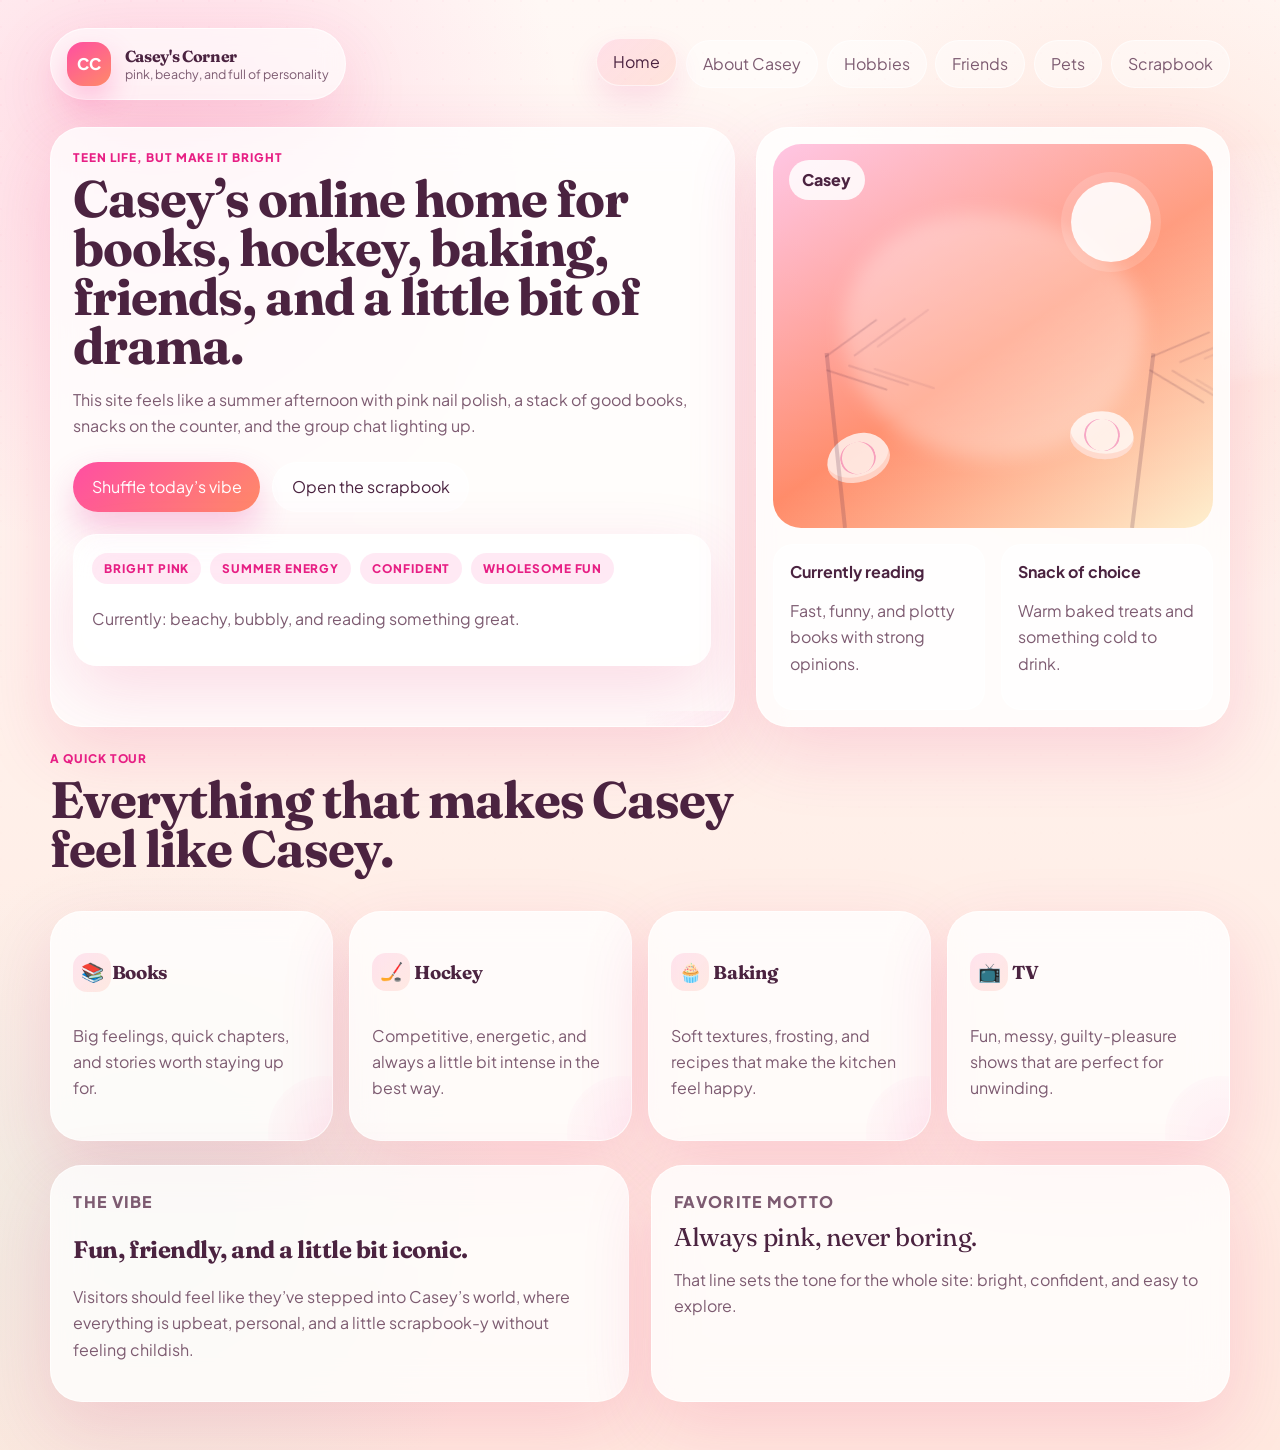
<file: index.html>
<!doctype html>
<html lang="en">

<head>
    <meta charset="utf-8">
    <meta name="viewport" content="width=device-width, initial-scale=1">
    <title>Casey's Corner | Home</title>
    <meta name="description"
        content="Casey's fun, beachy personal website with books, hockey, baking, friends, and pets.">
    <link rel="preconnect" href="https://fonts.googleapis.com">
    <link rel="preconnect" href="https://fonts.gstatic.com" crossorigin>
    <link
        href="https://fonts.googleapis.com/css2?family=Fraunces:opsz,wght@9..144,500;9..144,700;9..144,800&family=Plus+Jakarta+Sans:wght@400;500;600;700;800&display=swap"
        rel="stylesheet">
    <link rel="stylesheet" href="styles.css">
    <script defer src="script.js"></script>
</head>

<body data-page="home">
    <!--Test Comment -->
    <div class="page-shell">
        <header class="site-header">
            <a class="brand" href="index.html" aria-label="Casey's Corner home">
                <span class="brand-mark">CC</span>
                <span>
                    <strong>Casey's Corner</strong>
                    <small>pink, beachy, and full of personality</small>
                </span>
            </a>

            <nav class="site-nav" aria-label="Primary">
                <a href="index.html">Home</a>
                <a href="about.html">About Casey</a>
                <a href="hobbies.html">Hobbies</a>
                <a href="friends.html">Friends</a>
                <a href="pets.html">Pets</a>
                <a href="scrapbook.html">Scrapbook</a>
            </nav>
        </header>

        <main>
            <section class="hero hero-home reveal">
                <div class="hero-copy card surface-glow">
                    <p class="eyebrow">Teen life, but make it bright</p>
                    <h1>Casey’s online home for books, hockey, baking, friends, and a little bit of drama.</h1>
                    <p class="lede">This site feels like a summer afternoon with pink nail polish, a stack of good
                        books, snacks on the counter, and the group chat lighting up.</p>

                    <div class="hero-actions">
                        <button class="button primary" id="vibe-button" type="button">Shuffle today’s vibe</button>
                        <a class="button secondary" href="scrapbook.html">Open the scrapbook</a>
                    </div>

                    <div class="vibe-strip card soft-card">
                        <span class="chip">Bright pink</span>
                        <span class="chip">Summer energy</span>
                        <span class="chip">Confident</span>
                        <span class="chip">Wholesome fun</span>
                        <p id="vibe-line">Currently: beachy, bubbly, and reading something great.</p>
                    </div>
                </div>

                <aside class="hero-panel card">
                    <div class="portrait-window">
                        <div class="portrait-badge">Casey</div>
                        <div class="portrait-art" aria-hidden="true">
                            <span class="shell shell-a"></span>
                            <span class="shell shell-b"></span>
                            <span class="palm palm-a"></span>
                            <span class="palm palm-b"></span>
                            <span class="sun"></span>
                        </div>
                    </div>
                    <div class="mini-grid">
                        <article class="mini-card">
                            <strong>Currently reading</strong>
                            <p>Fast, funny, and plotty books with strong opinions.</p>
                        </article>
                        <article class="mini-card">
                            <strong>Snack of choice</strong>
                            <p>Warm baked treats and something cold to drink.</p>
                        </article>
                    </div>
                </aside>
            </section>

            <section class="section reveal">
                <div class="section-heading">
                    <p class="eyebrow">A quick tour</p>
                    <h2>Everything that makes Casey feel like Casey.</h2>
                </div>

                <div class="grid four-up">
                    <article class="card highlight-card">
                        
                        <h3><span class="icon">📚</span>Books</h3>
                        <p>Big feelings, quick chapters, and stories worth staying up for.</p>
                    </article>
                    <article class="card highlight-card">
                        <h3><span class="icon">🏒</span> Hockey</h3>
                        <p>Competitive, energetic, and always a little bit intense in the best way.</p>
                    </article>
                    <article class="card highlight-card">
                        <h3><span class="icon">🧁</span> Baking</h3>
                        <p>Soft textures, frosting, and recipes that make the kitchen feel happy.</p>
                    </article>
                    <article class="card highlight-card">
                        <h3><span class="icon">📺</span> TV</h3>
                        <p>Fun, messy, guilty-pleasure shows that are perfect for unwinding.</p>
                    </article>
                </div>
            </section>

            <section class="section split reveal">
                <div class="card story-card">
                    <p class="eyebrow">The vibe</p>
                    <h2>Fun, friendly, and a little bit iconic.</h2>
                    <p>Visitors should feel like they’ve stepped into Casey’s world, where everything is upbeat,
                        personal, and a little scrapbook-y without feeling childish.</p>
                </div>

                <div class="card quote-card">
                    <p class="eyebrow">Favorite motto</p>
                    <blockquote>Always pink, never boring.</blockquote>
                    <p>That line sets the tone for the whole site: bright, confident, and easy to explore.</p>
                </div>
            </section>
        </main>
    </div>
</body>

</html>
</file>
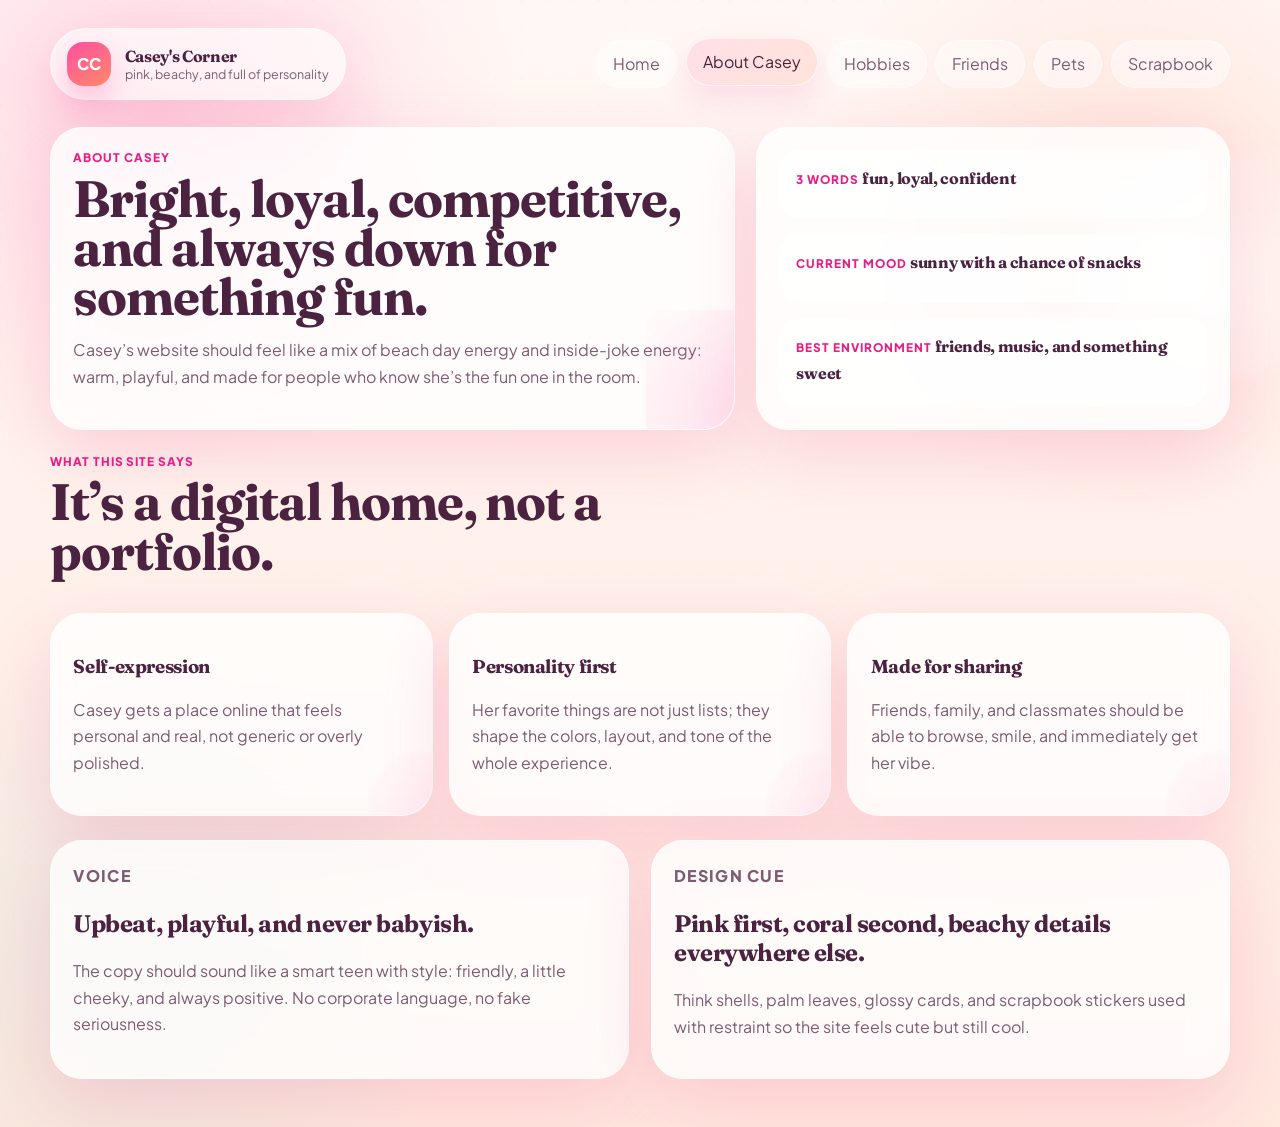
<file: about.html>
<!doctype html>
<html lang="en">
<head>
  <meta charset="utf-8">
  <meta name="viewport" content="width=device-width, initial-scale=1">
  <title>About Casey | Casey's Corner</title>
  <meta name="description" content="Learn about Casey's personality, style, and favorite things.">
  <link rel="preconnect" href="https://fonts.googleapis.com">
  <link rel="preconnect" href="https://fonts.gstatic.com" crossorigin>
  <link href="https://fonts.googleapis.com/css2?family=Fraunces:opsz,wght@9..144,500;9..144,700;9..144,800&family=Plus+Jakarta+Sans:wght@400;500;600;700;800&display=swap" rel="stylesheet">
  <link rel="stylesheet" href="styles.css">
  <script defer src="script.js"></script>
</head>
<body data-page="about">
  <div class="page-shell">
    <header class="site-header">
      <a class="brand" href="index.html" aria-label="Casey's Corner home">
        <span class="brand-mark">CC</span>
        <span>
          <strong>Casey's Corner</strong>
          <small>pink, beachy, and full of personality</small>
        </span>
      </a>

      <nav class="site-nav" aria-label="Primary">
        <a href="index.html">Home</a>
        <a href="about.html">About Casey</a>
        <a href="hobbies.html">Hobbies</a>
        <a href="friends.html">Friends</a>
        <a href="pets.html">Pets</a>
        <a href="scrapbook.html">Scrapbook</a>
      </nav>
    </header>

    <main>
      <section class="hero reveal">
        <div class="hero-copy card surface-glow">
          <p class="eyebrow">About Casey</p>
          <h1>Bright, loyal, competitive, and always down for something fun.</h1>
          <p class="lede">Casey’s website should feel like a mix of beach day energy and inside-joke energy: warm, playful, and made for people who know she’s the fun one in the room.</p>
        </div>

        <div class="card profile-card">
          <div class="profile-stat">
            <span>3 words</span>
            <strong>fun, loyal, confident</strong>
          </div>
          <div class="profile-stat">
            <span>Current mood</span>
            <strong>sunny with a chance of snacks</strong>
          </div>
          <div class="profile-stat">
            <span>Best environment</span>
            <strong>friends, music, and something sweet</strong>
          </div>
        </div>
      </section>

      <section class="section reveal">
        <div class="section-heading">
          <p class="eyebrow">What this site says</p>
          <h2>It’s a digital home, not a portfolio.</h2>
        </div>

        <div class="grid three-up">
          <article class="card note-card">
            <h3>Self-expression</h3>
            <p>Casey gets a place online that feels personal and real, not generic or overly polished.</p>
          </article>
          <article class="card note-card">
            <h3>Personality first</h3>
            <p>Her favorite things are not just lists; they shape the colors, layout, and tone of the whole experience.</p>
          </article>
          <article class="card note-card">
            <h3>Made for sharing</h3>
            <p>Friends, family, and classmates should be able to browse, smile, and immediately get her vibe.</p>
          </article>
        </div>
      </section>

      <section class="section split reveal">
        <div class="card story-card">
          <p class="eyebrow">Voice</p>
          <h2>Upbeat, playful, and never babyish.</h2>
          <p>The copy should sound like a smart teen with style: friendly, a little cheeky, and always positive. No corporate language, no fake seriousness.</p>
        </div>

        <div class="card story-card">
          <p class="eyebrow">Design cue</p>
          <h2>Pink first, coral second, beachy details everywhere else.</h2>
          <p>Think shells, palm leaves, glossy cards, and scrapbook stickers used with restraint so the site feels cute but still cool.</p>
        </div>
      </section>
    </main>
  </div>
</body>
</html>
</file>
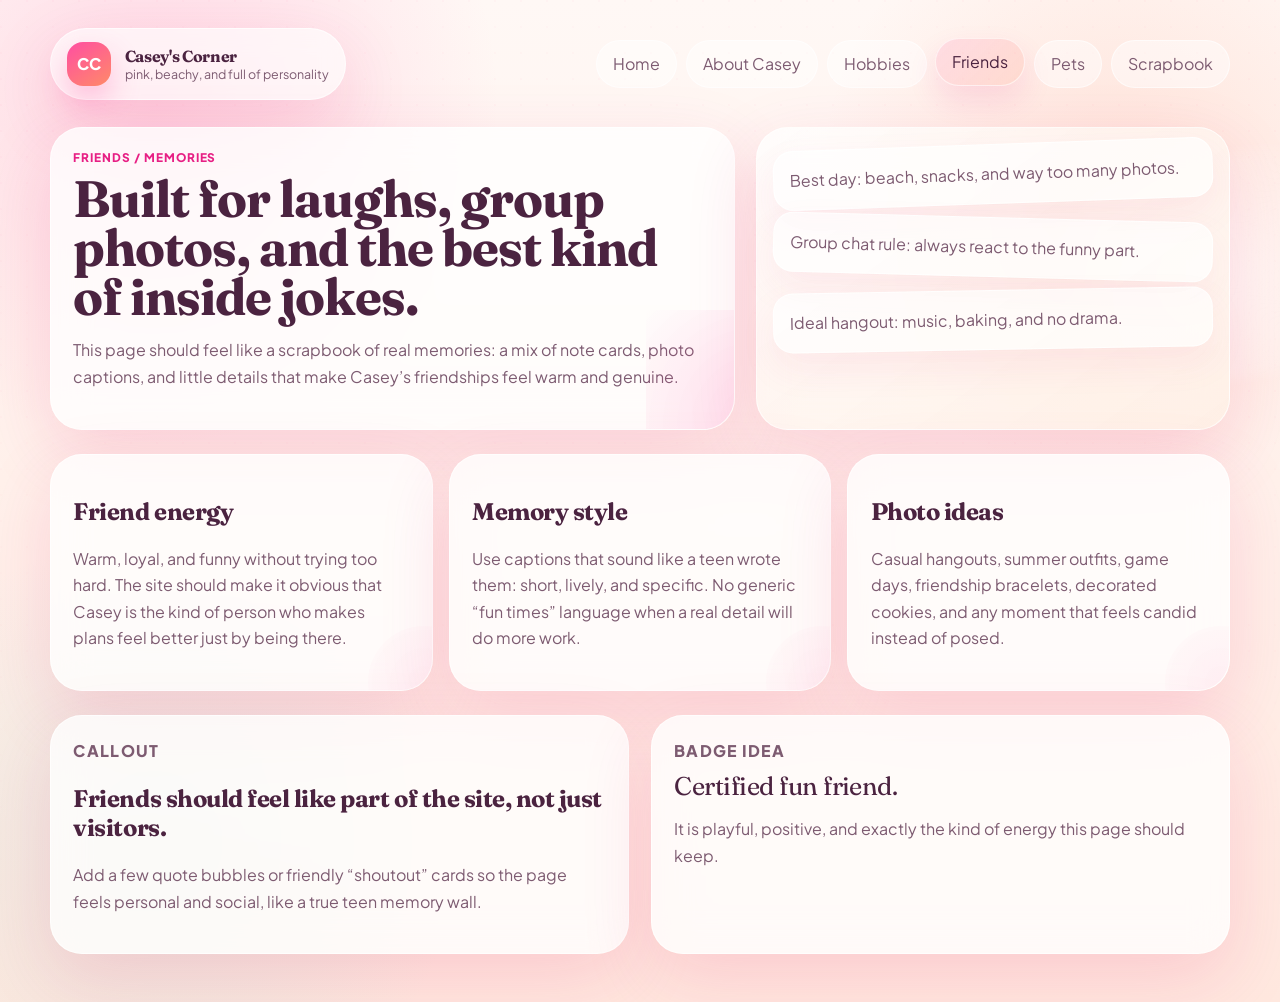
<file: friends.html>
<!doctype html>
<html lang="en">
<head>
  <meta charset="utf-8">
  <meta name="viewport" content="width=device-width, initial-scale=1">
  <title>Friends | Casey's Corner</title>
  <meta name="description" content="Casey's friends and memories page, designed like a fun scrapbook.">
  <link rel="preconnect" href="https://fonts.googleapis.com">
  <link rel="preconnect" href="https://fonts.gstatic.com" crossorigin>
  <link href="https://fonts.googleapis.com/css2?family=Fraunces:opsz,wght@9..144,500;9..144,700;9..144,800&family=Plus+Jakarta+Sans:wght@400;500;600;700;800&display=swap" rel="stylesheet">
  <link rel="stylesheet" href="styles.css">
  <script defer src="script.js"></script>
</head>
<body data-page="friends">
  <div class="page-shell">
    <header class="site-header">
      <a class="brand" href="index.html" aria-label="Casey's Corner home">
        <span class="brand-mark">CC</span>
        <span>
          <strong>Casey's Corner</strong>
          <small>pink, beachy, and full of personality</small>
        </span>
      </a>

      <nav class="site-nav" aria-label="Primary">
        <a href="index.html">Home</a>
        <a href="about.html">About Casey</a>
        <a href="hobbies.html">Hobbies</a>
        <a href="friends.html">Friends</a>
        <a href="pets.html">Pets</a>
        <a href="scrapbook.html">Scrapbook</a>
      </nav>
    </header>

    <main>
      <section class="hero reveal">
        <div class="hero-copy card surface-glow">
          <p class="eyebrow">Friends / memories</p>
          <h1>Built for laughs, group photos, and the best kind of inside jokes.</h1>
          <p class="lede">This page should feel like a scrapbook of real memories: a mix of note cards, photo captions, and little details that make Casey’s friendships feel warm and genuine.</p>
        </div>

        <div class="card memory-board">
          <div class="memory-note note-pink">Best day: beach, snacks, and way too many photos.</div>
          <div class="memory-note note-coral">Group chat rule: always react to the funny part.</div>
          <div class="memory-note note-cream">Ideal hangout: music, baking, and no drama.</div>
        </div>
      </section>

      <section class="section reveal">
        <div class="grid three-up">
          <article class="card friend-card">
            <h2>Friend energy</h2>
            <p>Warm, loyal, and funny without trying too hard. The site should make it obvious that Casey is the kind of person who makes plans feel better just by being there.</p>
          </article>
          <article class="card friend-card">
            <h2>Memory style</h2>
            <p>Use captions that sound like a teen wrote them: short, lively, and specific. No generic “fun times” language when a real detail will do more work.</p>
          </article>
          <article class="card friend-card">
            <h2>Photo ideas</h2>
            <p>Casual hangouts, summer outfits, game days, friendship bracelets, decorated cookies, and any moment that feels candid instead of posed.</p>
          </article>
        </div>
      </section>

      <section class="section split reveal">
        <div class="card story-card">
          <p class="eyebrow">Callout</p>
          <h2>Friends should feel like part of the site, not just visitors.</h2>
          <p>Add a few quote bubbles or friendly “shoutout” cards so the page feels personal and social, like a true teen memory wall.</p>
        </div>

        <div class="card quote-card">
          <p class="eyebrow">Badge idea</p>
          <blockquote>Certified fun friend.</blockquote>
          <p>It is playful, positive, and exactly the kind of energy this page should keep.</p>
        </div>
      </section>
    </main>
  </div>
</body>
</html>
</file>
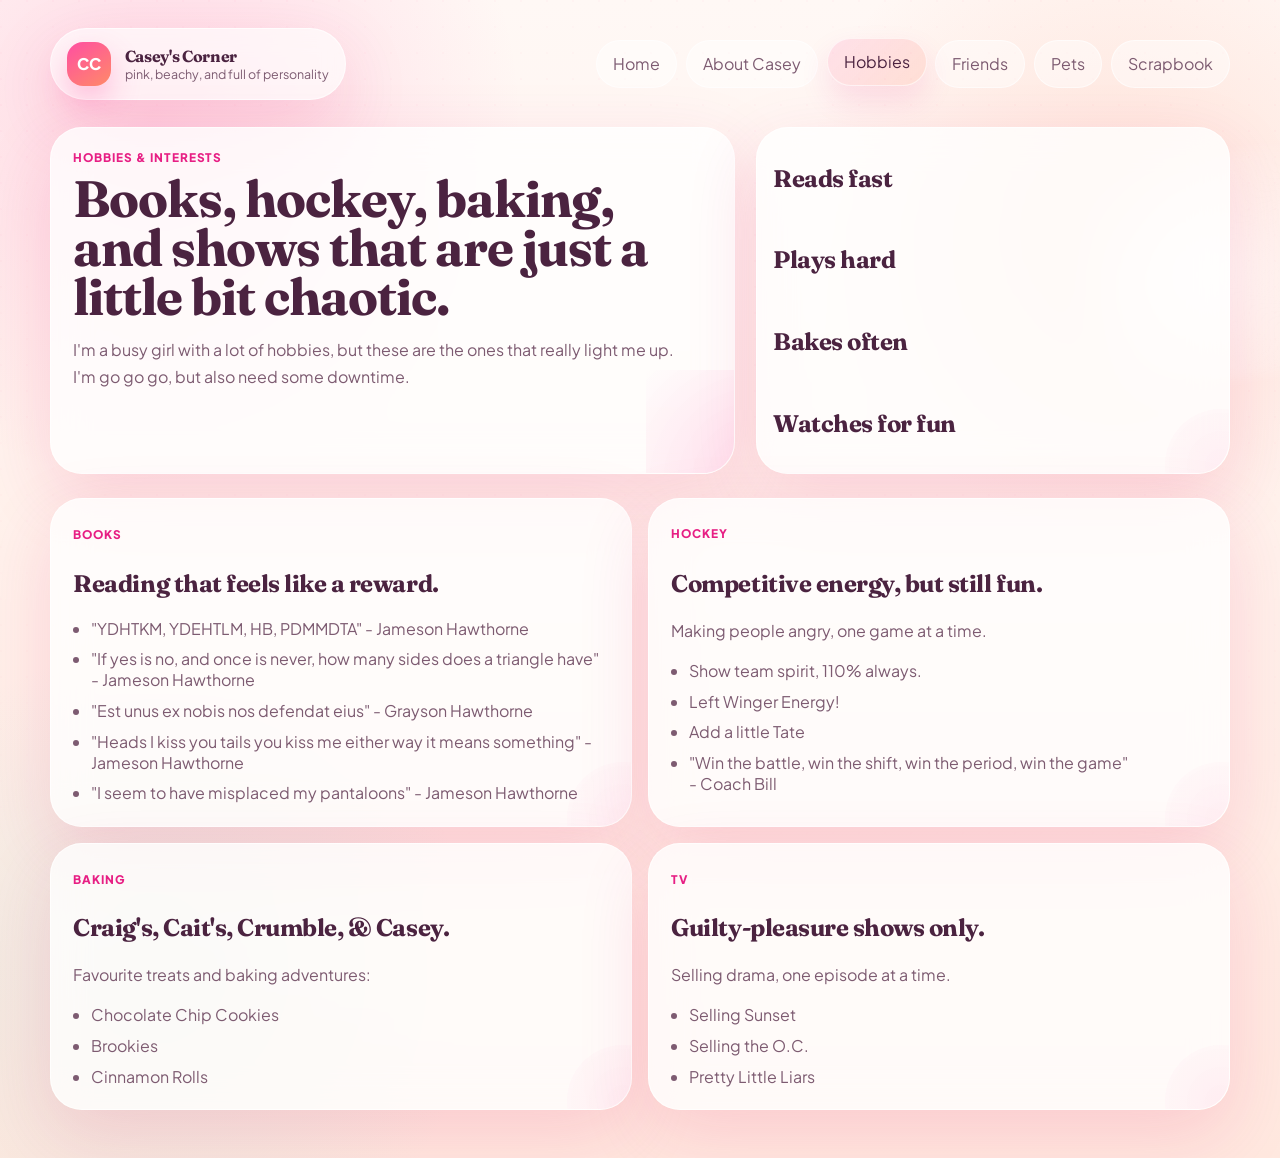
<file: hobbies.html>
<!doctype html>
<html lang="en">

<head>
    <meta charset="utf-8">
    <meta name="viewport" content="width=device-width, initial-scale=1">
    <title>Hobbies | Casey's Corner</title>
    <meta name="description" content="Casey's favorite hobbies: books, hockey, baking, and guilty-pleasure TV.">
    <link rel="preconnect" href="https://fonts.googleapis.com">
    <link rel="preconnect" href="https://fonts.gstatic.com" crossorigin>
    <link
        href="https://fonts.googleapis.com/css2?family=Fraunces:opsz,wght@9..144,500;9..144,700;9..144,800&family=Plus+Jakarta+Sans:wght@400;500;600;700;800&display=swap"
        rel="stylesheet">
    <link rel="stylesheet" href="styles.css">
    <script defer src="script.js"></script>
</head>

<body data-page="hobbies">
    <div class="page-shell">
        <header class="site-header">
            <a class="brand" href="index.html" aria-label="Casey's Corner home">
                <span class="brand-mark">CC</span>
                <span>
                    <strong>Casey's Corner</strong>
                    <small>pink, beachy, and full of personality</small>
                </span>
            </a>

            <nav class="site-nav" aria-label="Primary">
                <a href="index.html">Home</a>
                <a href="about.html">About Casey</a>
                <a href="hobbies.html">Hobbies</a>
                <a href="friends.html">Friends</a>
                <a href="pets.html">Pets</a>
                <a href="scrapbook.html">Scrapbook</a>
            </nav>
        </header>

        <main>
            <section class="hero reveal">
                <div class="hero-copy card surface-glow">
                    <p class="eyebrow">Hobbies & interests</p>
                    <h1>Books, hockey, baking, and shows that are just a little bit chaotic.</h1>
                    <p class="lede">
                        I'm a busy girl with a lot of hobbies, but these are the ones that really light me up. 
                        <br>I'm go go go, but also need some downtime.
                    </p>
                </div>

                <div class="card badge-stack friend-card">
                    <h2>Reads fast</h2>
                    <h2>Plays hard</h2>
                    <h2>Bakes often</h2>
                    <h2>Watches for fun</h2>
                </div>
            </section>

            <section class="section reveal">
                <div class="grid two-by-two">
                    <article class="card hobby-card">
                        <div class="card-label">Books</div>
                        <h2>Reading that feels like a reward.</h2>
                        <!-- <p>Here are a few of my favourite quotes:</p> -->
                        <ul class="bullet-list">
                            <li>"YDHTKM, YDEHTLM, HB, PDMMDTA" - Jameson Hawthorne</li>
                            <li>"If yes is no, and once is never, how many sides does a triangle have" - Jameson
                                Hawthorne</li>
                            <li>"Est unus ex nobis nos defendat eius" - Grayson Hawthorne</li>
                            <li>"Heads I kiss you tails you kiss me either way it means something" - Jameson Hawthorne
                            </li>
                            <li>"I seem to have misplaced my pantaloons" - Jameson Hawthorne</li>
                        </ul>
                    </article>

                    <article class="card hobby-card">
                        <div class="card-label">Hockey</div>
                        <h2>Competitive energy, but still fun.</h2>
                        <p>
                            Making people angry, one game at a time.    
                        </p>
                        <ul class="bullet-list">
                            <li>Show team spirit, 110% always.</li>
                            <li>Left Winger Energy!</li>
                            <li>Add a little Tate</li>
                            <li>"Win the battle, win the shift, win the period, win the game" <br>- Coach Bill</li>
                        </ul>
                    </article>

                    <article class="card hobby-card">
                        <div class="card-label">Baking</div>
                        <h2>Craig's, Cait's, Crumble, & Casey.</h2>
                        <p>Favourite treats and baking adventures:</p>
                        <ul class="bullet-list">
                            <li>Chocolate Chip Cookies</li>
                            <li>Brookies</li>
                            <li>Cinnamon Rolls</li>
                        </ul>
                    </article>

                    <article class="card hobby-card">
                        <div class="card-label">TV</div>
                        <h2>Guilty-pleasure shows only.</h2>
                        <p>Selling drama, one episode at a time.</p>
                        <ul class="bullet-list">
                            <li>Selling Sunset</li>
                            <li>Selling the O.C.</li>
                            <li>Pretty Little Liars</li>
                        </ul>
                    </article>
                </div>
            </section>
        </main>
    </div>
</body>

</html>
</file>
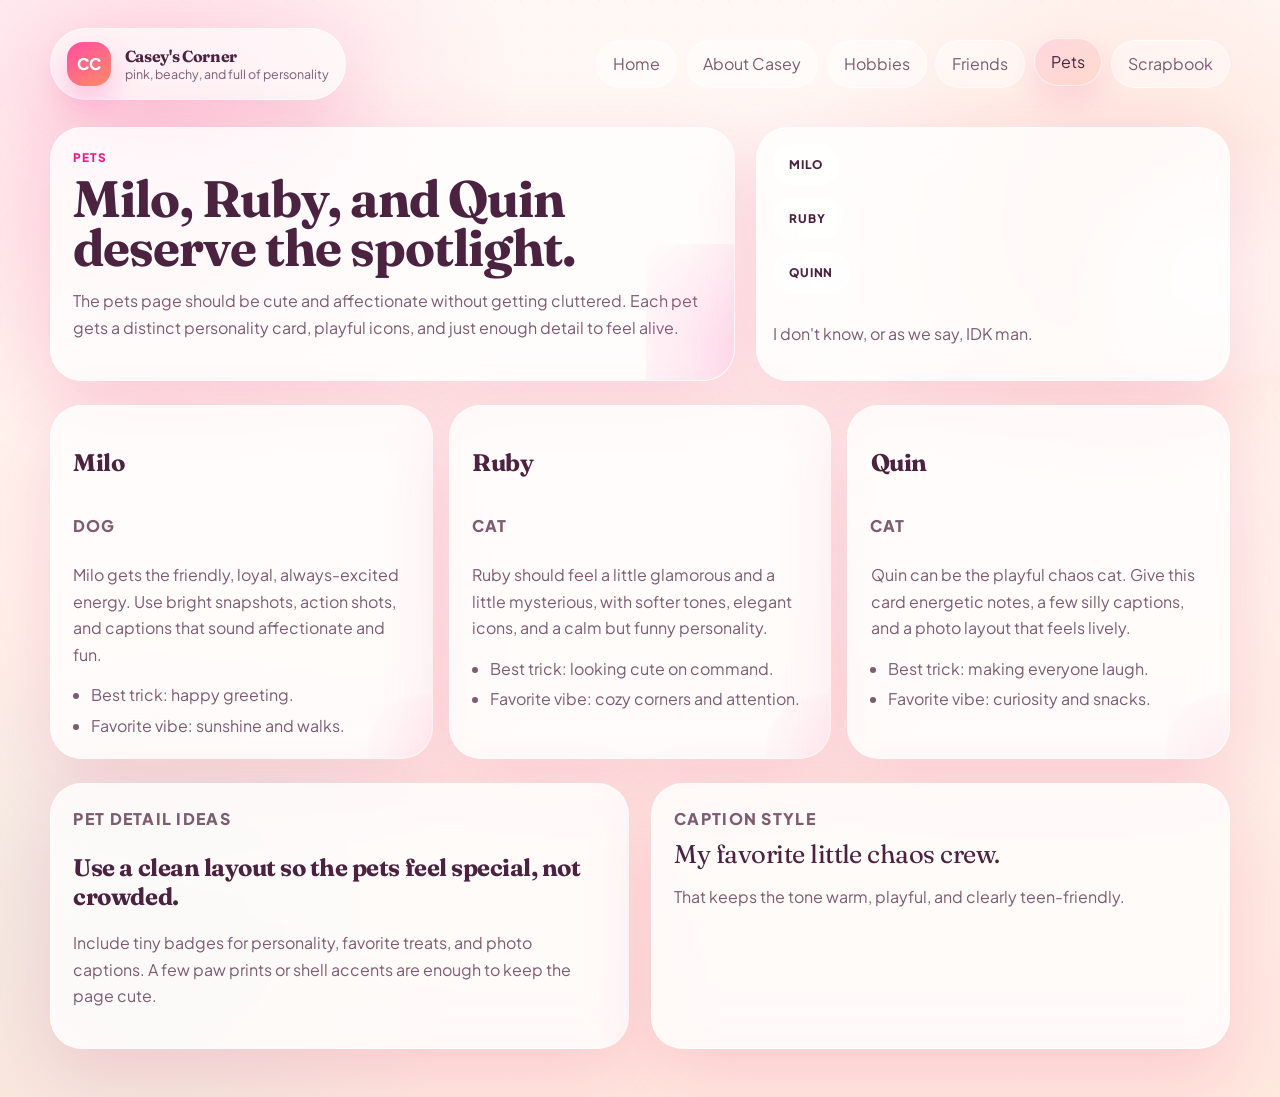
<file: pets.html>
<!doctype html>
<html lang="en">
<head>
  <meta charset="utf-8">
  <meta name="viewport" content="width=device-width, initial-scale=1">
  <title>Pets | Casey's Corner</title>
  <meta name="description" content="Meet Milo, Ruby, and Quin on Casey's pets page.">
  <link rel="preconnect" href="https://fonts.googleapis.com">
  <link rel="preconnect" href="https://fonts.gstatic.com" crossorigin>
  <link href="https://fonts.googleapis.com/css2?family=Fraunces:opsz,wght@9..144,500;9..144,700;9..144,800&family=Plus+Jakarta+Sans:wght@400;500;600;700;800&display=swap" rel="stylesheet">
  <link rel="stylesheet" href="styles.css">
  <script defer src="script.js"></script>
</head>
<body data-page="pets">
  <div class="page-shell">
    <header class="site-header">
      <a class="brand" href="index.html" aria-label="Casey's Corner home">
        <span class="brand-mark">CC</span>
        <span>
          <strong>Casey's Corner</strong>
          <small>pink, beachy, and full of personality</small>
        </span>
      </a>

      <nav class="site-nav" aria-label="Primary">
        <a href="index.html">Home</a>
        <a href="about.html">About Casey</a>
        <a href="hobbies.html">Hobbies</a>
        <a href="friends.html">Friends</a>
        <a href="pets.html">Pets</a>
        <a href="scrapbook.html">Scrapbook</a>
      </nav>
    </header>

    <main>
      <section class="hero reveal">
        <div class="hero-copy card surface-glow">
          <p class="eyebrow">Pets</p>
          <h1>Milo, Ruby, and Quin deserve the spotlight.</h1>
          <p class="lede">The pets page should be cute and affectionate without getting cluttered. Each pet gets a distinct personality card, playful icons, and just enough detail to feel alive.</p>
        </div>

        <div class="card pet-banner">
          <div class="pet-chip"> Milo</div>
          <div class="pet-chip"> Ruby</div>
          <div class="pet-chip"> Quinn</div>
          <p>I don't know, or as we say, IDK man.</p>
        </div>
      </section>

      <section class="section reveal">
        <div class="grid three-up">
          <article class="card pet-card">
            <h2>Milo</h2>
            <p class="pet-tag">Dog</p>
            <p>Milo gets the friendly, loyal, always-excited energy. Use bright snapshots, action shots, and captions that sound affectionate and fun.</p>
            <ul class="bullet-list">
              <li>Best trick: happy greeting.</li>
              <li>Favorite vibe: sunshine and walks.</li>
            </ul>
          </article>

          <article class="card pet-card">
            <h2>Ruby</h2>
            <p class="pet-tag">Cat</p>
            <p>Ruby should feel a little glamorous and a little mysterious, with softer tones, elegant icons, and a calm but funny personality.</p>
            <ul class="bullet-list">
              <li>Best trick: looking cute on command.</li>
              <li>Favorite vibe: cozy corners and attention.</li>
            </ul>
          </article>

          <article class="card pet-card">
            <h2>Quin</h2>
            <p class="pet-tag">Cat</p>
            <p>Quin can be the playful chaos cat. Give this card energetic notes, a few silly captions, and a photo layout that feels lively.</p>
            <ul class="bullet-list">
              <li>Best trick: making everyone laugh.</li>
              <li>Favorite vibe: curiosity and snacks.</li>
            </ul>
          </article>
        </div>
      </section>

      <section class="section split reveal">
        <div class="card story-card">
          <p class="eyebrow">Pet detail ideas</p>
          <h2>Use a clean layout so the pets feel special, not crowded.</h2>
          <p>Include tiny badges for personality, favorite treats, and photo captions. A few paw prints or shell accents are enough to keep the page cute.</p>
        </div>

        <div class="card quote-card">
          <p class="eyebrow">Caption style</p>
          <blockquote>My favorite little chaos crew.</blockquote>
          <p>That keeps the tone warm, playful, and clearly teen-friendly.</p>
        </div>
      </section>
    </main>
  </div>
</body>
</html>
</file>
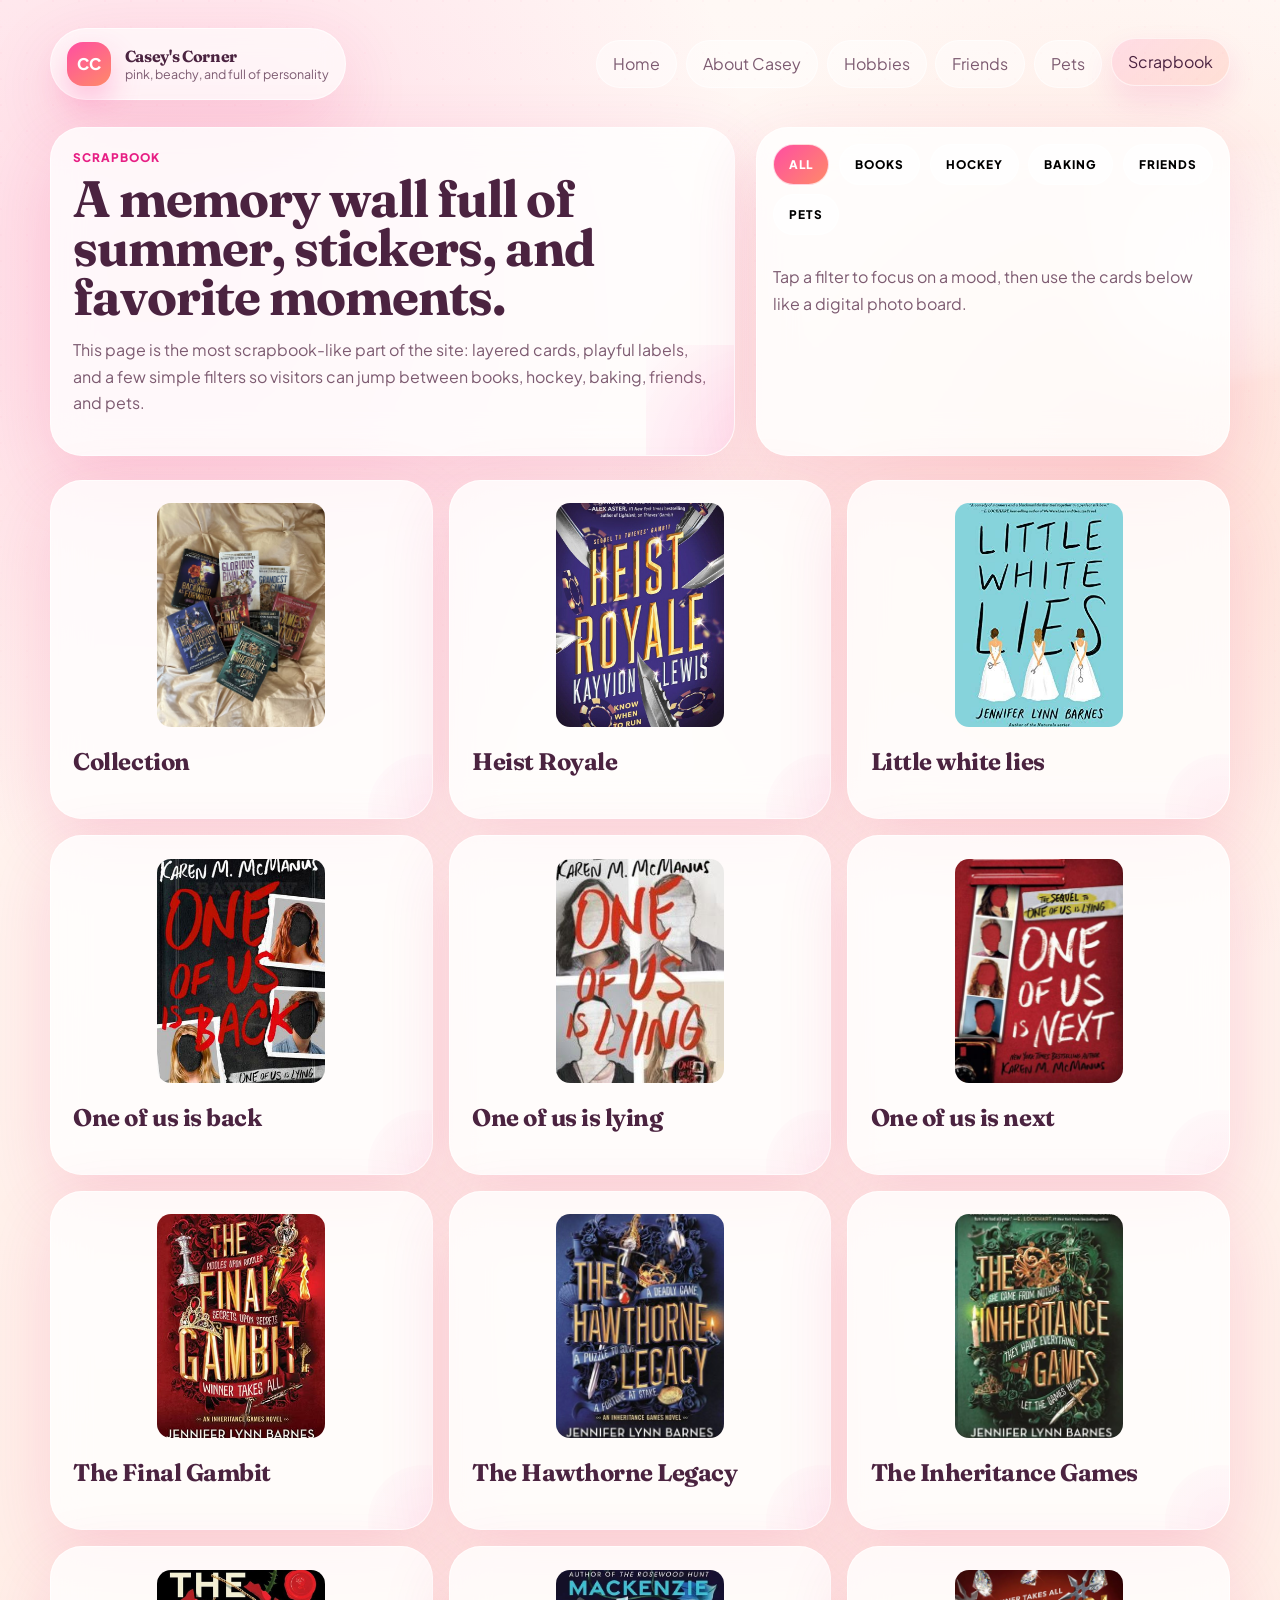
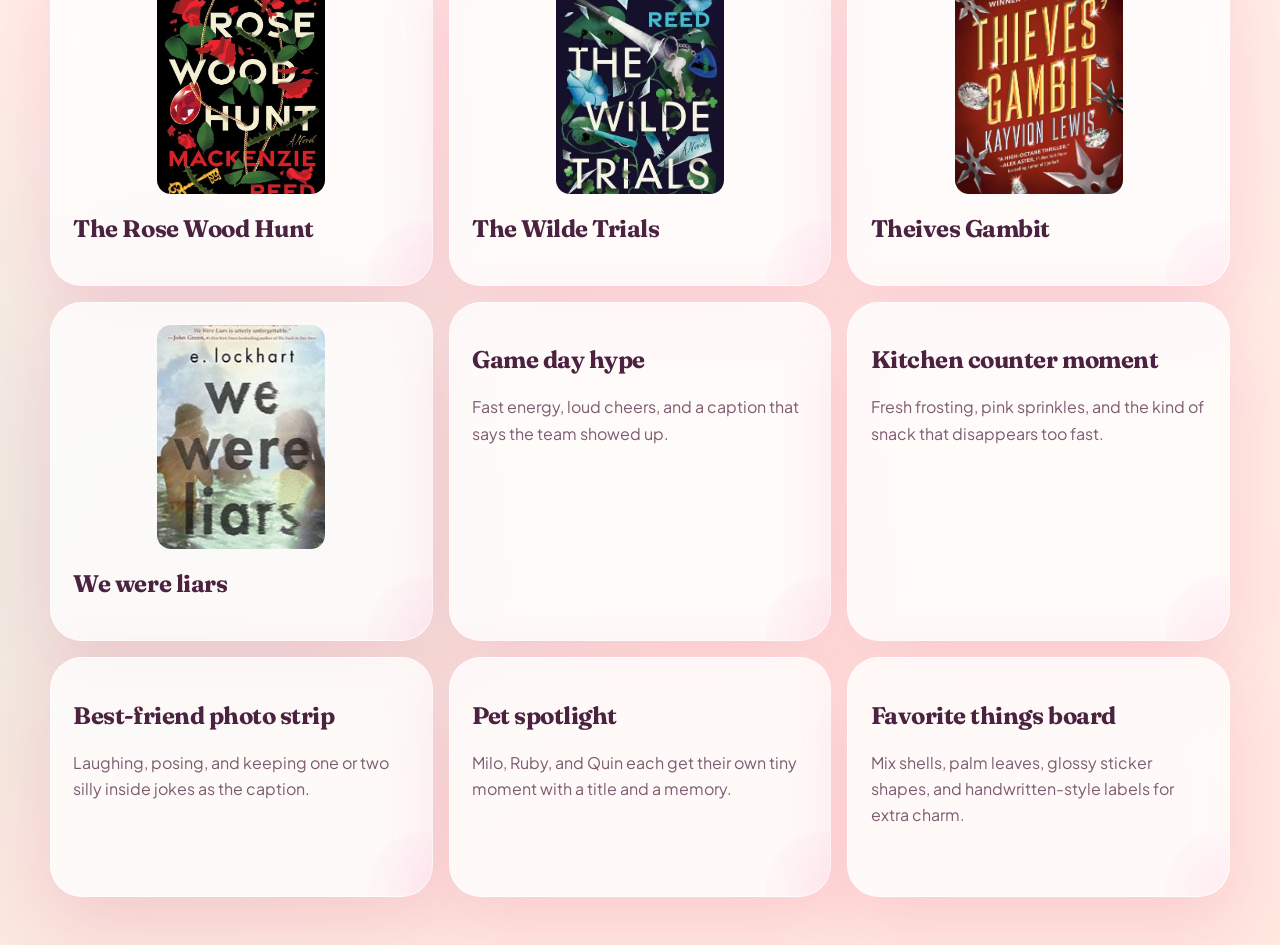
<file: scrapbook.html>
<!doctype html>
<html lang="en">

<head>
    <meta charset="utf-8">
    <meta name="viewport" content="width=device-width, initial-scale=1">
    <title>Scrapbook | Casey's Corner</title>
    <meta name="description" content="Casey's scrapbook page with memories, photos, and fun moments.">
    <link rel="preconnect" href="https://fonts.googleapis.com">
    <link rel="preconnect" href="https://fonts.gstatic.com" crossorigin>
    <link
        href="https://fonts.googleapis.com/css2?family=Fraunces:opsz,wght@9..144,500;9..144,700;9..144,800&family=Plus+Jakarta+Sans:wght@400;500;600;700;800&display=swap"
        rel="stylesheet">
    <link rel="stylesheet" href="styles.css">
    <script defer src="script.js"></script>
</head>

<body data-page="scrapbook">
    <div class="page-shell">
        <header class="site-header">
            <a class="brand" href="index.html" aria-label="Casey's Corner home">
                <span class="brand-mark">CC</span>
                <span>
                    <strong>Casey's Corner</strong>
                    <small>pink, beachy, and full of personality</small>
                </span>
            </a>

            <nav class="site-nav" aria-label="Primary">
                <a href="index.html">Home</a>
                <a href="about.html">About Casey</a>
                <a href="hobbies.html">Hobbies</a>
                <a href="friends.html">Friends</a>
                <a href="pets.html">Pets</a>
                <a href="scrapbook.html">Scrapbook</a>
            </nav>
        </header>

        <main>
            <section class="hero reveal">
                <div class="hero-copy card surface-glow">
                    <p class="eyebrow">Scrapbook</p>
                    <h1>A memory wall full of summer, stickers, and favorite moments.</h1>
                    <p class="lede">This page is the most scrapbook-like part of the site: layered cards, playful
                        labels, and a few simple filters so visitors can jump between books, hockey, baking, friends,
                        and pets.</p>
                </div>

                <div class="card scrapbook-tools">
                    <div class="filter-row" role="toolbar" aria-label="Filter scrapbook moments">
                        <button class="filter-chip active" type="button" data-filter="all">All</button>
                        <button class="filter-chip" type="button" data-filter="books">Books</button>
                        <button class="filter-chip" type="button" data-filter="hockey">Hockey</button>
                        <button class="filter-chip" type="button" data-filter="baking">Baking</button>
                        <button class="filter-chip" type="button" data-filter="friends">Friends</button>
                        <button class="filter-chip" type="button" data-filter="pets">Pets</button>
                    </div>
                    <p class="tool-note">Tap a filter to focus on a mood, then use the cards below like a digital photo
                        board.</p>
                </div>
            </section>

            <section class="section reveal">
                <div class="scrap-grid">
                    <article class="card scrap-card" data-tags="books">
                        <img src="images/books/Collection.jpg" alt="Book cover for Collection" loading="lazy">
                        <h2>Collection</h2>
                    </article>
                    <article class="card scrap-card" data-tags="books">
                        <img src="images/books/Heist Royale.jpg" alt="Book cover for Heist Royale" loading="lazy">
                        <h2>Heist Royale</h2>
                    </article>
                    <article class="card scrap-card" data-tags="books">
                        <img src="images/books/little white lies.jpg" alt="Book cover for little white lies" loading="lazy">
                        <h2>Little white lies</h2>
                    </article>
                    <article class="card scrap-card" data-tags="books">
                        <img src="images/books/One of us is back.jpg" alt="Book cover for One of us is back" loading="lazy">
                        <h2>One of us is back</h2>
                    </article>
                    <article class="card scrap-card" data-tags="books">
                        <img src="images/books/One of us is lying.jpg" alt="Book cover for One of us is lying" loading="lazy">
                        <h2>One of us is lying</h2>
                    </article>
                    <article class="card scrap-card" data-tags="books">
                        <img src="images/books/One of us is next.jpg" alt="Book cover for One of us is next" loading="lazy">
                        <h2>One of us is next</h2>
                    </article>
                    <article class="card scrap-card" data-tags="books">
                        <img src="images/books/The Final Gambit.jpg" alt="Book cover for The Final Gambit" loading="lazy">
                        <h2>The Final Gambit</h2>
                    </article>
                    <article class="card scrap-card" data-tags="books">
                        <img src="images/books/The Hawthorne Legacy.jpg" alt="Book cover for The Hawthorne Legacy" loading="lazy">
                        <h2>The Hawthorne Legacy</h2>
                    </article>
                    <article class="card scrap-card" data-tags="books">
                        <img src="images/books/The Inheritance Games.jpg" alt="Book cover for The Inheritance Games" loading="lazy">
                        <h2>The Inheritance Games</h2>
                    </article>
                    <article class="card scrap-card" data-tags="books">
                        <img src="images/books/The Rose Wood Hunt.jpg" alt="Book cover for The Rose Wood Hunt" loading="lazy">
                        <h2>The Rose Wood Hunt</h2>
                    </article>
                    <article class="card scrap-card" data-tags="books">
                        <img src="images/books/The Wilde Trials.jpg" alt="Book cover for The Wilde Trials" loading="lazy">
                        <h2>The Wilde Trials</h2>
                    </article>
                    <article class="card scrap-card" data-tags="books">
                        <img src="images/books/Theives Gambit.jpg" alt="Book cover for Theives Gambit" loading="lazy">
                        <h2>Theives Gambit</h2>
                    </article>
                    <article class="card scrap-card" data-tags="books">
                        <img src="images/books/We were liars.jpg" alt="Book cover for We were liars" loading="lazy">
                        <h2>We were liars</h2>
                    </article>
                    <article class="card scrap-card" data-tags="hockey friends">
                        <h2>Game day hype</h2>
                        <p>Fast energy, loud cheers, and a caption that says the team showed up.</p>
                    </article>
                    <article class="card scrap-card" data-tags="baking">
                        <h2>Kitchen counter moment</h2>
                        <p>Fresh frosting, pink sprinkles, and the kind of snack that disappears too fast.</p>
                    </article>
                    <article class="card scrap-card" data-tags="friends">
                        <h2>Best-friend photo strip</h2>
                        <p>Laughing, posing, and keeping one or two silly inside jokes as the caption.</p>
                    </article>
                    <article class="card scrap-card" data-tags="pets">
                        <h2>Pet spotlight</h2>
                        <p>Milo, Ruby, and Quin each get their own tiny moment with a title and a memory.</p>
                    </article>
                    <article class="card scrap-card" data-tags="books baking friends">
                        <h2>Favorite things board</h2>
                        <p>Mix shells, palm leaves, glossy sticker shapes, and handwritten-style labels for extra charm.
                        </p>
                    </article>
                    
                </div>
            </section>

            <!-- <section class="section split reveal">
                <div class="card story-card">
                    <p class="eyebrow">Scrapbook rule</p>
                    <h2>Use real details, not filler.</h2>
                    <p>A good scrapbook page feels specific: what the day was, who was there, what Casey liked about it,
                        and why it mattered. That’s what makes it personal.</p>
                </div>

                <div class="card quote-card">
                    <p class="eyebrow">Optional extra</p>
                    <blockquote>Favorite moments only.</blockquote>
                    <p>This can become a rotating section for seasonal updates, mini blog posts, or current favorites
                        later.</p>
                </div>
            </section> -->
        </main>
    </div>
</body>

</html>
</file>
<file: styles.css>
:root {
  color-scheme: light;
  --bg: #fff5f1;
  --bg-alt: #ffe7de;
  --surface: rgba(255, 255, 255, 0.78);
  --surface-strong: rgba(255, 255, 255, 0.92);
  --ink: #4b2340;
  --muted: #7d5b71;
  --pink: #ff4ea2;
  --pink-deep: #e71f84;
  --coral: #ff8a68;
  --peach: #ffd0be;
  --shell: #fff5d6;
  --aqua: #68dccd;
  --shadow: 0 24px 70px rgba(229, 46, 118, 0.16);
  --radius-xl: 32px;
  --radius-lg: 24px;
  --radius-md: 18px;
  --border: 1px solid rgba(255, 255, 255, 0.7);
}

* {
  box-sizing: border-box;
}

html {
  scroll-behavior: smooth;
}

body {
  margin: 0;
  min-height: 100vh;
  font-family: "Plus Jakarta Sans", sans-serif;
  color: var(--ink);
  background:
    radial-gradient(circle at 12% 10%, rgba(255, 78, 162, 0.18), transparent 24%),
    radial-gradient(circle at 88% 18%, rgba(255, 138, 104, 0.18), transparent 22%),
    radial-gradient(circle at 12% 84%, rgba(104, 220, 205, 0.14), transparent 22%),
    linear-gradient(180deg, #fff8f5 0%, #fff1eb 48%, #ffe8df 100%);
  position: relative;
}

body::before {
  content: "";
  position: fixed;
  inset: 0;
  pointer-events: none;
  background-image:
    radial-gradient(circle at 1px 1px, rgba(255, 122, 174, 0.2) 1px, transparent 0);
  background-size: 26px 26px;
  mask-image: linear-gradient(180deg, rgba(0, 0, 0, 0.55), rgba(0, 0, 0, 0.15));
  opacity: 0.32;
}

body::after {
  content: "";
  position: fixed;
  right: -2rem;
  top: 10rem;
  width: 14rem;
  height: 14rem;
  background: radial-gradient(circle, rgba(255, 255, 255, 0.8), rgba(255, 255, 255, 0));
  filter: blur(6px);
  pointer-events: none;
  transform: rotate(-10deg);
}

a {
  color: inherit;
  text-decoration: none;
}

button,
a.button {
  font: inherit;
}

.page-shell {
  width: min(1180px, calc(100% - 2rem));
  margin: 0 auto;
  padding: 1.25rem 0 3rem;
  position: relative;
  z-index: 1;
}

.site-header {
  display: flex;
  align-items: center;
  justify-content: space-between;
  gap: 1rem;
  padding: 0.5rem 0 1.2rem;
  flex-wrap: wrap;
}

.brand {
  display: inline-flex;
  align-items: center;
  gap: 0.85rem;
  padding: 0.8rem 1rem;
  border-radius: 999px;
  background: rgba(255, 255, 255, 0.6);
  backdrop-filter: blur(12px);
  box-shadow: var(--shadow);
  border: var(--border);
}

.brand strong,
.section-heading h2,
.hero h1,
.story-card h2,
.note-card h3,
.highlight-card h3,
.quote-card blockquote,
.friend-card h2,
.pet-card h2,
.hobby-card h2,
.scrap-card h2,
.profile-stat strong {
  font-family: "Fraunces", Georgia, serif;
  letter-spacing: -0.02em;
}

.brand strong {
  display: block;
  font-size: 1rem;
}

.brand small {
  display: block;
  color: var(--muted);
  font-size: 0.78rem;
}

.brand-mark {
  width: 2.75rem;
  height: 2.75rem;
  border-radius: 16px;
  display: grid;
  place-items: center;
  color: white;
  font-weight: 800;
  background: linear-gradient(145deg, var(--pink) 0%, var(--coral) 100%);
  box-shadow: 0 14px 30px rgba(255, 78, 162, 0.32);
}

.site-nav {
  display: flex;
  flex-wrap: wrap;
  gap: 0.55rem;
  justify-content: flex-end;
}

.site-nav a {
  padding: 0.78rem 1rem;
  border-radius: 999px;
  background: rgba(255, 255, 255, 0.45);
  border: 1px solid rgba(255, 255, 255, 0.6);
  color: var(--muted);
  transition: transform 180ms ease, background 180ms ease, color 180ms ease, box-shadow 180ms ease;
}

.site-nav a:hover,
.site-nav a[aria-current="page"] {
  transform: translateY(-2px);
  background: linear-gradient(135deg, rgba(255, 78, 162, 0.14), rgba(255, 138, 104, 0.18));
  color: var(--ink);
  box-shadow: 0 14px 30px rgba(231, 31, 132, 0.12);
}

.hero,
.section,
.split {
  display: grid;
  gap: 1.35rem;
}

.hero {
  grid-template-columns: minmax(0, 1.3fr) minmax(280px, 0.9fr);
  align-items: stretch;
  margin-top: 0.5rem;
}

.hero-copy,
.hero-panel,
.card,
.memory-board,
.scrapbook-tools {
  background: var(--surface);
  backdrop-filter: blur(18px);
  border: var(--border);
  box-shadow: var(--shadow);
}

.card,
.memory-board,
.scrapbook-tools {
  border-radius: var(--radius-xl);
}

.surface-glow {
  position: relative;
  overflow: hidden;
}

.surface-glow::after {
  content: "";
  position: absolute;
  inset: auto -20% -35% auto;
  width: 14rem;
  height: 14rem;
  background: radial-gradient(circle, rgba(255, 78, 162, 0.2), rgba(255, 78, 162, 0));
  pointer-events: none;
}

.hero-copy,
.story-card,
.quote-card,
.profile-card,
.note-card,
.highlight-card,
.hobby-card,
.friend-card,
.pet-card,
.scrap-card {
  padding: 1.4rem;
}

.hero h1,
.section-heading h2 {
  font-size: clamp(2.4rem, 4vw, 4.5rem);
  line-height: 0.96;
  margin: 0 0 1rem;
}

.lede,
.story-card p,
.quote-card p,
.profile-card p,
.note-card p,
.highlight-card p,
.hobby-card p,
.friend-card p,
.pet-card p,
.scrap-card p,
.pet-banner p,
.tool-note,
.mini-card p,
.memory-note,
.vibe-strip p {
  color: var(--muted);
  line-height: 1.65;
  font-size: 1rem;
}

.eyebrow,
.card-label,
.pet-tag,
.sticker,
.big-badge,
.chip,
.filter-chip,
.pet-chip,
.profile-stat span {
  letter-spacing: 0.08em;
  text-transform: uppercase;
  font-size: 0.74rem;
  font-weight: 800;
}

.eyebrow {
  color: var(--pink-deep);
  margin: 0 0 0.55rem;
}

.hero-actions {
  display: flex;
  flex-wrap: wrap;
  gap: 0.75rem;
  margin: 1.4rem 0;
}

.button {
  display: inline-flex;
  align-items: center;
  justify-content: center;
  min-height: 3rem;
  padding: 0.85rem 1.15rem;
  border: 0;
  border-radius: 999px;
  cursor: pointer;
  transition: transform 180ms ease, box-shadow 180ms ease, opacity 180ms ease;
}

.button:hover,
.filter-chip:hover {
  transform: translateY(-2px);
}

.button.primary {
  color: white;
  background: linear-gradient(135deg, var(--pink) 0%, var(--coral) 100%);
  box-shadow: 0 16px 34px rgba(231, 31, 132, 0.24);
}

.button.secondary {
  background: rgba(255, 255, 255, 0.65);
  border: 1px solid rgba(255, 255, 255, 0.7);
}

.vibe-strip,
.soft-card {
  padding: 1.1rem 1.1rem 1rem;
  border-radius: 24px;
  background: rgba(255, 255, 255, 0.58);
  border: 1px solid rgba(255, 255, 255, 0.75);
}

.chip {
  display: inline-flex;
  align-items: center;
  justify-content: center;
  padding: 0.5rem 0.75rem;
  border-radius: 999px;
  background: rgba(255, 78, 162, 0.12);
  color: var(--pink-deep);
  margin: 0 0.35rem 0.4rem 0;
}

.hero-panel {
  display: grid;
  gap: 1rem;
  padding: 1rem;
}

.portrait-window {
  position: relative;
  min-height: 24rem;
  border-radius: 28px;
  overflow: hidden;
  background:
    linear-gradient(180deg, rgba(255, 255, 255, 0.2), rgba(255, 255, 255, 0)),
    linear-gradient(145deg, #ffb8dd 0%, #ff8a68 52%, #fef0cf 100%);
}

.portrait-badge {
  position: absolute;
  left: 1rem;
  top: 1rem;
  z-index: 2;
  padding: 0.6rem 0.85rem;
  border-radius: 999px;
  background: rgba(255, 255, 255, 0.85);
  font-weight: 800;
  color: var(--ink);
}

.portrait-art {
  position: absolute;
  inset: 0;
  overflow: hidden;
}

.portrait-art::before {
  content: "";
  position: absolute;
  inset: 18% 16% 18% 16%;
  border-radius: 45% 55% 50% 50% / 46% 46% 54% 54%;
  background: rgba(255, 255, 255, 0.3);
  filter: blur(10px);
}

.sun {
  position: absolute;
  right: 14%;
  top: 10%;
  width: 5rem;
  height: 5rem;
  border-radius: 50%;
  background: rgba(255, 255, 255, 0.9);
  box-shadow: 0 0 0 10px rgba(255, 255, 255, 0.14);
}

.shell,
.palm {
  position: absolute;
  opacity: 0.95;
}

.shell {
  width: 4rem;
  height: 3rem;
  background: rgba(255, 255, 255, 0.8);
  border-radius: 55% 45% 50% 50% / 55% 55% 45% 45%;
  box-shadow: inset 0 -0.35rem 0 rgba(255, 138, 104, 0.22);
}

.shell::before,
.shell::after {
  content: "";
  position: absolute;
  inset: 0.5rem 0.9rem;
  border-left: 2px solid rgba(231, 31, 132, 0.2);
  border-right: 2px solid rgba(231, 31, 132, 0.2);
  border-radius: 50%;
}

.shell-a {
  left: 12%;
  bottom: 12%;
  transform: rotate(-18deg);
}

.shell-b {
  right: 18%;
  bottom: 18%;
  transform: rotate(8deg);
}

.palm {
  width: 4px;
  height: 11rem;
  background: rgba(75, 35, 64, 0.2);
  bottom: 0;
  transform-origin: bottom center;
}

.palm::before,
.palm::after {
  content: "";
  position: absolute;
  width: 4rem;
  height: 2px;
  background: rgba(75, 35, 64, 0.18);
  border-radius: 999px;
  transform-origin: left center;
}

.palm::before {
  top: 0.2rem;
  transform: rotate(-30deg);
  box-shadow: 1.5rem 1rem 0 rgba(75, 35, 64, 0.12), 3rem 1.4rem 0 rgba(75, 35, 64, 0.08);
}

.palm::after {
  top: 1rem;
  transform: rotate(24deg);
  box-shadow: 1.2rem -0.7rem 0 rgba(75, 35, 64, 0.12), 2.8rem -1rem 0 rgba(75, 35, 64, 0.08);
}

.palm-a {
  left: 16%;
  transform: rotate(-6deg);
}

.palm-b {
  right: 18%;
  transform: rotate(7deg);
}

.mini-grid,
.grid,
.scrap-grid {
  display: grid;
  gap: 1rem;
}

.mini-grid {
  grid-template-columns: repeat(2, minmax(0, 1fr));
}

.mini-card,
.memory-note {
  padding: 1rem;
  border-radius: 20px;
  background: rgba(255, 255, 255, 0.65);
  border: 1px solid rgba(255, 255, 255, 0.7);
}

.mini-card strong {
  display: block;
  margin-bottom: 0.4rem;
}

.section {
  margin-top: 1.5rem;
}

.section-heading {
  max-width: 48rem;
}

.grid.four-up {
  grid-template-columns: repeat(4, minmax(0, 1fr));
}

.grid.three-up {
  grid-template-columns: repeat(3, minmax(0, 1fr));
}

.grid.two-by-two {
  grid-template-columns: repeat(2, minmax(0, 1fr));
}

.split {
  grid-template-columns: repeat(2, minmax(0, 1fr));
}

.highlight-card,
.note-card,
.friend-card,
.pet-card,
.hobby-card,
.scrap-card {
  position: relative;
  overflow: hidden;
}

.highlight-card::before,
.note-card::before,
.friend-card::before,
.pet-card::before,
.hobby-card::before,
.scrap-card::before {
  content: "";
  position: absolute;
  inset: auto -3rem -3rem auto;
  width: 7rem;
  height: 7rem;
  border-radius: 50%;
  background: radial-gradient(circle, rgba(255, 78, 162, 0.08), rgba(255, 78, 162, 0));
}

.icon,
.sticker {
  display: inline-grid;
  place-items: center;
  width: 2.4rem;
  height: 2.4rem;
  border-radius: 14px;
  background: linear-gradient(135deg, rgba(255, 78, 162, 0.14), rgba(255, 138, 104, 0.16));
  margin-bottom: 0.8rem;
}

.profile-card {
  display: grid;
  gap: 1rem;
}

.profile-stat {
  padding: 1rem;
  border-radius: 20px;
  background: rgba(255, 255, 255, 0.72);
  border: 1px solid rgba(255, 255, 255, 0.74);
}

.profile-stat span,
.pet-tag,
.card-label {
  display: inline-block;
  color: var(--pink-deep);
  margin-bottom: 0.45rem;
}

.quote-card blockquote {
  font-size: clamp(1.5rem, 2vw, 2.3rem);
  margin: 0 0 1rem;
  line-height: 1.05;
}

.badge-stack,
.pet-banner,
.scrapbook-tools,
.memory-board {
    padding: 1rem;
  display: grid;
  gap: 0.8rem;
  align-content: start;
}

.big-badge,
.pet-chip,
.filter-chip {
  display: inline-flex;
  width: fit-content;
  align-items: center;
  justify-content: center;
  padding: 0.75rem 0.95rem;
  border-radius: 999px;
  border: 1px solid rgba(255, 255, 255, 0.72);
  background: rgba(255, 255, 255, 0.65);
}

.big-badge {
  color: var(--ink);
}

.bullet-list {
  margin: 1rem 0 0;
  padding-left: 1.1rem;
  color: var(--muted);
}

.bullet-list li + li {
  margin-top: 0.6rem;
}

.memory-board {
  padding: 1rem;
  background: linear-gradient(145deg, rgba(255, 255, 255, 0.72), rgba(255, 240, 229, 0.76));
}

.memory-note {
  transform: rotate(var(--rotate, 0deg));
  box-shadow: 0 16px 36px rgba(229, 46, 118, 0.08);
}

.note-pink {
  --rotate: -2deg;
}

.note-coral {
  --rotate: 1.5deg;
}

.note-cream {
  --rotate: -1deg;
}

.scrapbook-tools {
  padding: 1rem;
}

.filter-row {
  display: flex;
  flex-wrap: wrap;
  gap: 0.6rem;
}

.filter-chip.active {
  background: linear-gradient(135deg, var(--pink), var(--coral));
  color: white;
}

.scrap-grid {
  grid-template-columns: repeat(3, minmax(0, 1fr));
}

.scrap-card {
  min-height: 15rem;
}

.scrap-card img {
  display: block;
  width: 50%;
  max-width: 100%;
  aspect-ratio: 3 / 4;
  object-fit: cover;
  border-radius: 14px;
  margin: 0 auto 0.8rem;
}

.scrap-card.hidden {
  display: none;
}

.reveal {
  opacity: 0;
  transform: translateY(14px);
  transition: opacity 520ms ease, transform 520ms ease;
}

.reveal.in-view {
  opacity: 1;
  transform: translateY(0);
}

@media (max-width: 1060px) {
  .hero,
  .split,
  .grid.four-up,
  .grid.three-up,
  .grid.two-by-two,
  .scrap-grid {
    grid-template-columns: repeat(2, minmax(0, 1fr));
  }

  .hero {
    grid-template-columns: 1fr;
  }
}

@media (max-width: 720px) {
  .page-shell {
    width: min(100% - 1rem, 1180px);
    padding-top: 0.8rem;
  }

  .site-header {
    position: sticky;
    top: 0.4rem;
    z-index: 20;
    padding: 0.4rem 0;
    backdrop-filter: blur(20px);
  }

  .brand {
    width: 100%;
    justify-content: flex-start;
  }

  .site-nav {
    width: 100%;
    justify-content: flex-start;
    overflow-x: auto;
    padding-bottom: 0.2rem;
    scrollbar-width: none;
  }

  .site-nav::-webkit-scrollbar {
    display: none;
  }

  .site-nav a {
    white-space: nowrap;
  }

  .hero h1,
  .section-heading h2 {
    font-size: clamp(2rem, 10vw, 3.2rem);
  }

  .grid.four-up,
  .grid.three-up,
  .grid.two-by-two,
  .split,
  .mini-grid,
  .scrap-grid {
    grid-template-columns: 1fr;
  }

  .portrait-window {
    min-height: 20rem;
  }
}
</file>
